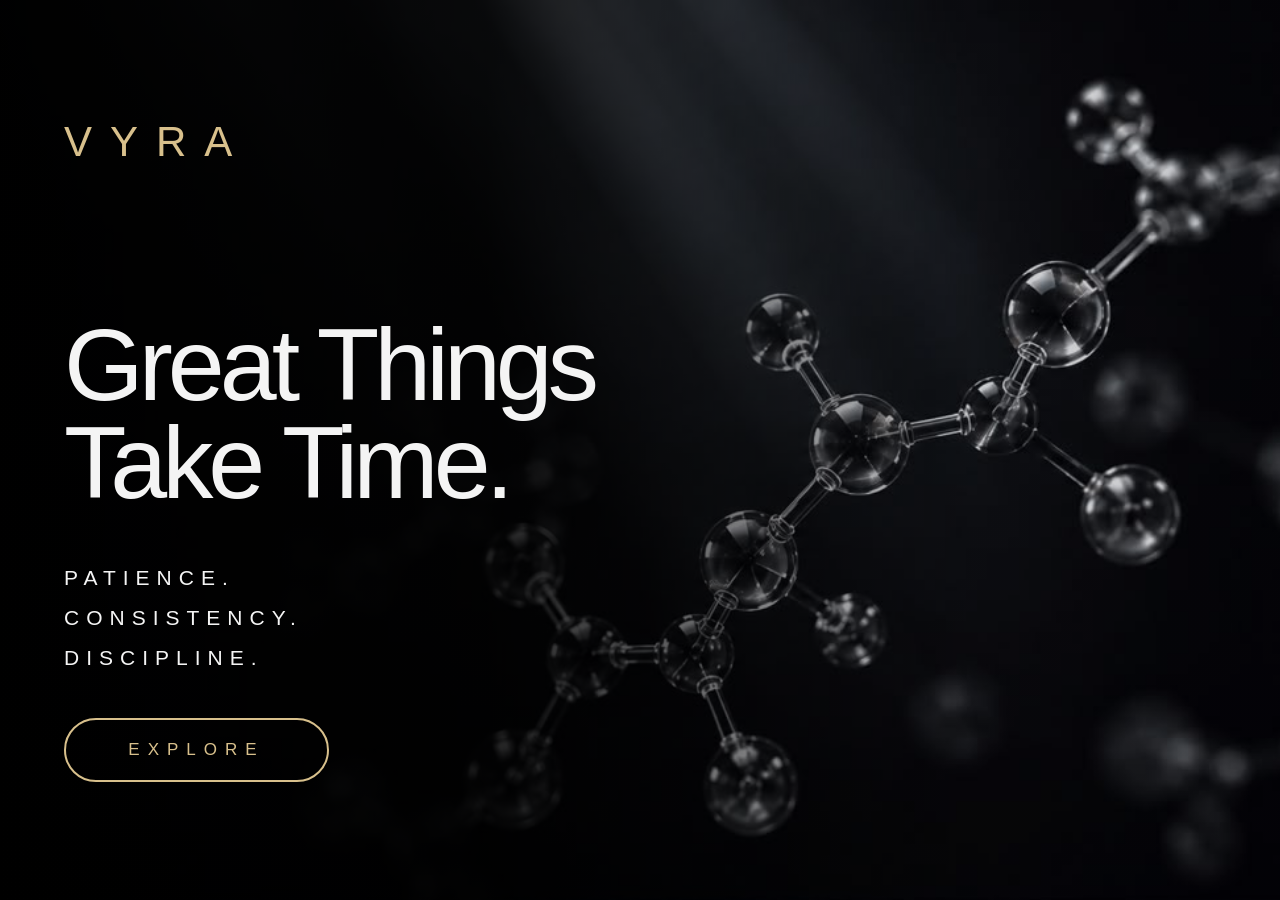
<file: index.html>
<!DOCTYPE html>
<html lang="en">

<head>
    <meta charset="UTF-8">
    <meta name="viewport" content="width=device-width, initial-scale=1.0">

    <title>VYRA</title>

    <link rel="stylesheet" href="style.css">
</head>

<body>

    <main class="hero">

        <div class="hero-content">

            <div class="logo">
                VYRA
            </div>

            <h1>
                Great Things<br>
                Take Time.
            </h1>

            <div class="values">
                <p>PATIENCE.</p>
                <p>CONSISTENCY.</p>
                <p>DISCIPLINE.</p>
            </div>

            <a href="products.html" class="explore-button">
                EXPLORE
            </a>

        </div>

    </main>

</body>

</html>
</file>
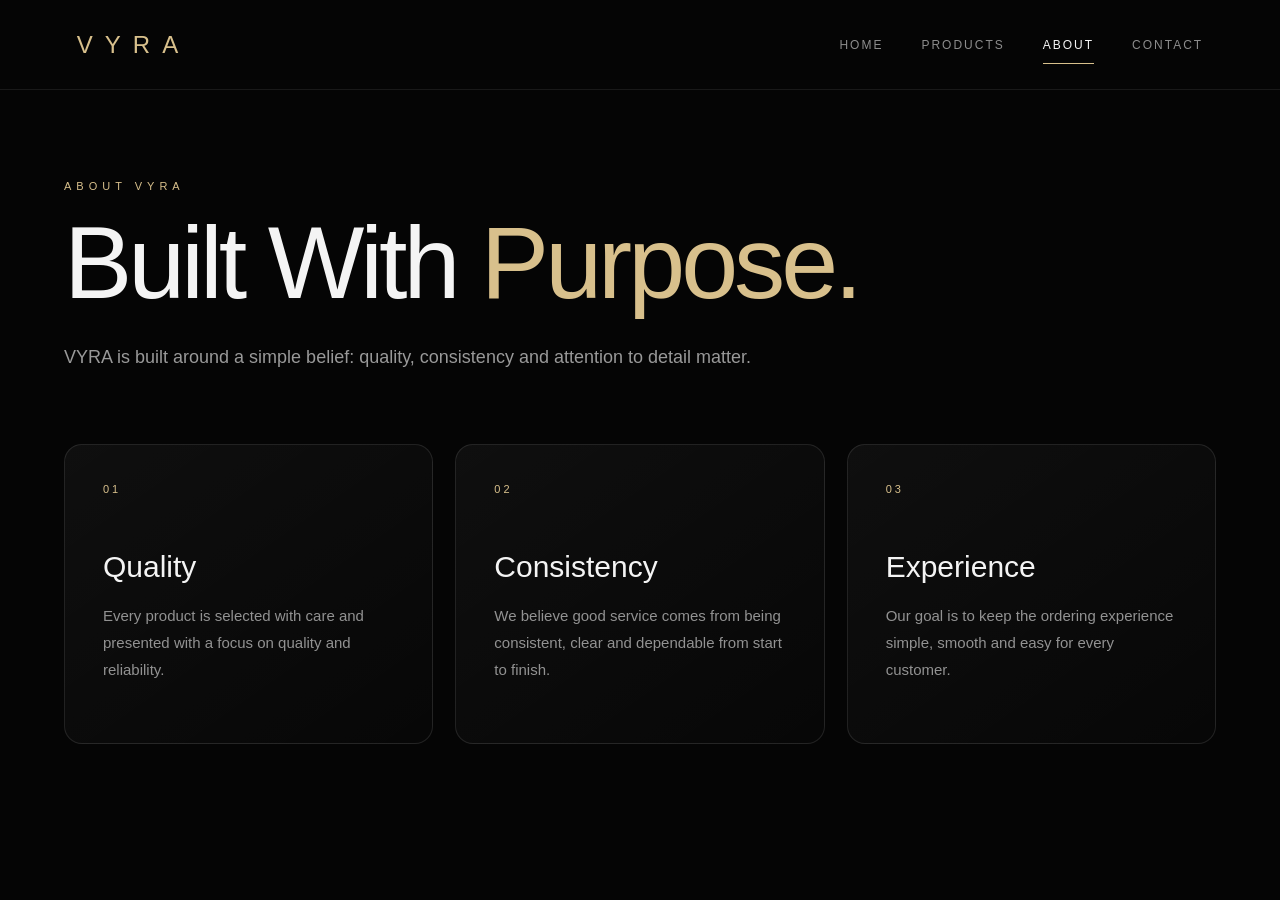
<file: about.html>
<!DOCTYPE html>
<html lang="en">

<head>
    <meta charset="UTF-8">
    <meta name="viewport" content="width=device-width, initial-scale=1.0">

    <title>About | VYRA</title>

    <link rel="stylesheet" href="style.css">
</head>

<body class="about-page">

    <nav class="products-nav">

        <a href="index.html" class="products-logo">VYRA</a>

        <div class="nav-links">
            <a href="index.html">Home</a>
            <a href="products.html">Products</a>
            <a href="about.html" class="active">About</a>
            <a href="contact.html">Contact</a>
        </div>

    </nav>

    <main class="about-section">

        <div class="about-intro">

            <p class="page-label">ABOUT VYRA</p>

            <h1>
                Built With
                <span>Purpose.</span>
            </h1>

            <p class="about-lead">
                VYRA is built around a simple belief:
                quality, consistency and attention to detail matter.
            </p>

        </div>

        <div class="about-grid">

            <div class="about-card">
                <span class="about-number">01</span>

                <h2>Quality</h2>

                <p>
                    Every product is selected with care and presented
                    with a focus on quality and reliability.
                </p>
            </div>

            <div class="about-card">
                <span class="about-number">02</span>

                <h2>Consistency</h2>

                <p>
                    We believe good service comes from being consistent,
                    clear and dependable from start to finish.
                </p>
            </div>

            <div class="about-card">
                <span class="about-number">03</span>

                <h2>Experience</h2>

                <p>
                    Our goal is to keep the ordering experience simple,
                    smooth and easy for every customer.
                </p>
            </div>

        </div>

    </main>

</body>

</html>
</file>
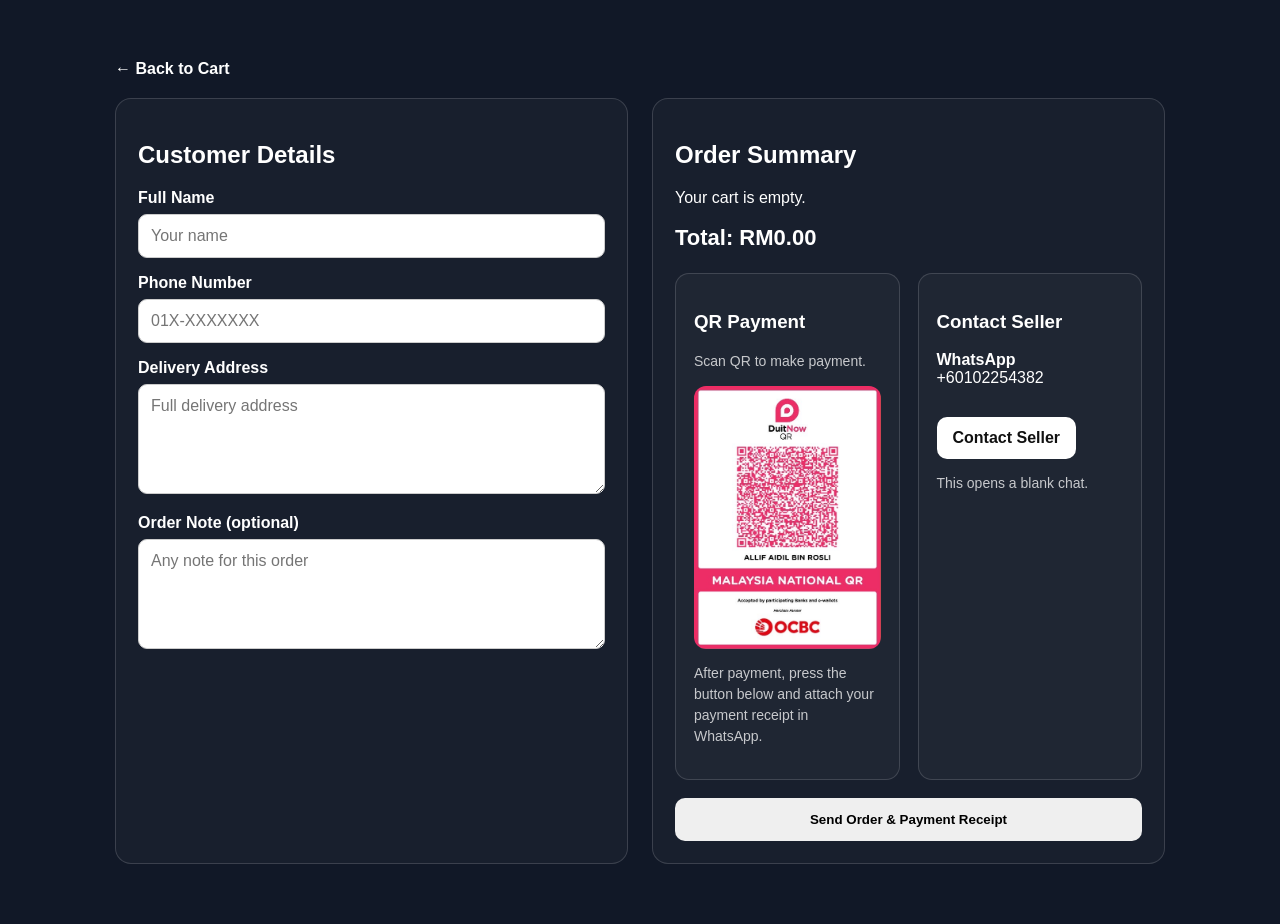
<file: checkout.html>
<!DOCTYPE html>
<html lang="en">
<head>
  <meta charset="UTF-8">
  <meta name="viewport" content="width=device-width, initial-scale=1.0">
  <title>Checkout</title>

  <style>
    body {
      margin: 0;
      font-family: Arial, sans-serif;
      background: #111827;
      color: #fff;
    }

    .wrap {
      max-width: 1050px;
      margin: 40px auto;
      padding: 20px;
    }

    .back-link {
      color: #fff;
      text-decoration: none;
      font-weight: 700;
      display: inline-block;
      margin-bottom: 20px;
    }

    .checkout-grid {
      display: grid;
      grid-template-columns: 1fr 1fr;
      gap: 24px;
    }

    .card {
      border: 1px solid rgba(255,255,255,.15);
      border-radius: 16px;
      padding: 22px;
      background: rgba(255,255,255,.03);
    }

    .field {
      margin-bottom: 16px;
    }

    label {
      display: block;
      margin-bottom: 7px;
      font-weight: 700;
    }

    input, textarea {
      width: 100%;
      box-sizing: border-box;
      padding: 12px;
      border-radius: 9px;
      border: 1px solid #ccc;
      font: inherit;
    }

    textarea {
      min-height: 110px;
      resize: vertical;
    }

    .summary-item {
      display: flex;
      justify-content: space-between;
      gap: 15px;
      padding: 11px 0;
      border-bottom: 1px solid rgba(255,255,255,.12);
    }

    .total {
      margin-top: 18px;
      font-size: 22px;
      font-weight: 800;
    }

    .payment-contact-grid {
      display: grid;
      grid-template-columns: 1fr 1fr;
      gap: 18px;
      margin-top: 22px;
    }

    .sub-card {
      border: 1px solid rgba(255,255,255,.15);
      border-radius: 14px;
      padding: 18px;
      background: rgba(255,255,255,.03);
    }

    .qr-image {
      width: 230px;
      max-width: 100%;
      height: auto;
      display: block;
      margin: 14px auto;
      border-radius: 12px;
    }

    .contact-button {
      display: inline-block;
      margin-top: 14px;
      padding: 12px 16px;
      border-radius: 10px;
      background: #fff;
      color: #111;
      text-decoration: none;
      font-weight: 800;
    }

    .confirm-btn {
      width: 100%;
      margin-top: 18px;
      padding: 14px;
      border: 0;
      border-radius: 10px;
      font-weight: 800;
      cursor: pointer;
    }

    .note {
      opacity: .75;
      font-size: 14px;
      line-height: 1.5;
    }

    @media (max-width: 800px) {
      .checkout-grid,
      .payment-contact-grid {
        grid-template-columns: 1fr;
      }
    }
  </style>
</head>

<body>
  <main class="wrap">
    <a href="products.html" class="back-link">← Back to Cart</a>

    <div class="checkout-grid">

      <section class="card">
        <h2>Customer Details</h2>

        <div class="field">
          <label for="customer-name">Full Name</label>
          <input id="customer-name" type="text" placeholder="Your name">
        </div>

        <div class="field">
          <label for="customer-phone">Phone Number</label>
          <input id="customer-phone" type="tel" placeholder="01X-XXXXXXX">
        </div>

        <div class="field">
          <label for="customer-address">Delivery Address</label>
          <textarea id="customer-address" placeholder="Full delivery address"></textarea>
        </div>

        <div class="field">
          <label for="customer-note">Order Note (optional)</label>
          <textarea id="customer-note" placeholder="Any note for this order"></textarea>
        </div>
      </section>

      <section class="card">
        <h2>Order Summary</h2>

        <div id="checkout-items"></div>

        <div class="total">
          Total: RM<span id="checkout-total">0.00</span>
        </div>

        <div class="payment-contact-grid">

          <div class="sub-card">
            <h3>QR Payment</h3>
            <p class="note">Scan QR to make payment.</p>

            <img src="[data-uri]" alt="QR Payment" class="qr-image">

            <p class="note">
              After payment, press the button below and attach your payment receipt in WhatsApp.
            </p>
          </div>

          <div class="sub-card">
            <h3>Contact Seller</h3>

            <p>
              <strong>WhatsApp</strong><br>
              +60102254382
            </p>

            <a
              class="contact-button"
              href="https://wa.me/60102254382"
              target="_blank"
              rel="noopener"
            >
              Contact Seller
            </a>

            <p class="note">This opens a blank chat.</p>
          </div>

        </div>

        <button class="confirm-btn" onclick="confirmOrder()">
          Send Order & Payment Receipt
        </button>

      </section>
    </div>
  </main>

  <script>
    // Works with either cart key so it is easier to reuse with your existing generic shop template.
    const cart =
      JSON.parse(localStorage.getItem('shopCart')) ||
      JSON.parse(localStorage.getItem('vyraCart')) ||
      [];

    function renderCheckout() {
      const box = document.getElementById('checkout-items');
      const totalBox = document.getElementById('checkout-total');

      if (cart.length === 0) {
        box.innerHTML = '<p>Your cart is empty.</p>';
        totalBox.textContent = '0.00';
        return;
      }

      let total = 0;
      let html = '';

      cart.forEach(item => {
        const price = Number(item.price) || 0;
        const qty = Number(item.qty) || 0;
        const subtotal = price * qty;
        total += subtotal;

        html += `
          <div class="summary-item">
            <div>
              <strong>${item.name}</strong><br>
              RM${price.toFixed(2)} × ${qty}
            </div>
            <div>RM${subtotal.toFixed(2)}</div>
          </div>
        `;
      });

      box.innerHTML = html;
      totalBox.textContent = total.toFixed(2);
    }

    function confirmOrder() {
      const name = document.getElementById('customer-name').value.trim();
      const phone = document.getElementById('customer-phone').value.trim();
      const address = document.getElementById('customer-address').value.trim();
      const note = document.getElementById('customer-note').value.trim();

      if (cart.length === 0) {
        alert('Cart masih kosong.');
        return;
      }

      if (!name || !phone || !address) {
        alert('Sila isi nama, nombor telefon dan alamat.');
        return;
      }

      let total = 0;
      let orderText = '';

      cart.forEach(item => {
        const price = Number(item.price) || 0;
        const qty = Number(item.qty) || 0;
        const subtotal = price * qty;
        total += subtotal;
        orderText += `${item.name} x${qty} - RM${subtotal.toFixed(2)}\n`;
      });

      const message =
`NEW ORDER

Name: ${name}
Phone: ${phone}
Address: ${address}

Order:
${orderText}
Total: RM${total.toFixed(2)}

Note: ${note || '-'}

Payment has been made. I will attach the payment receipt in this chat.`;

      const whatsappNumber = '60174676980';
      const url = `https://wa.me/${whatsappNumber}?text=${encodeURIComponent(message)}`;

      window.open(url, '_blank');
    }

    renderCheckout();
  </script>
</body>
</html>
</file>
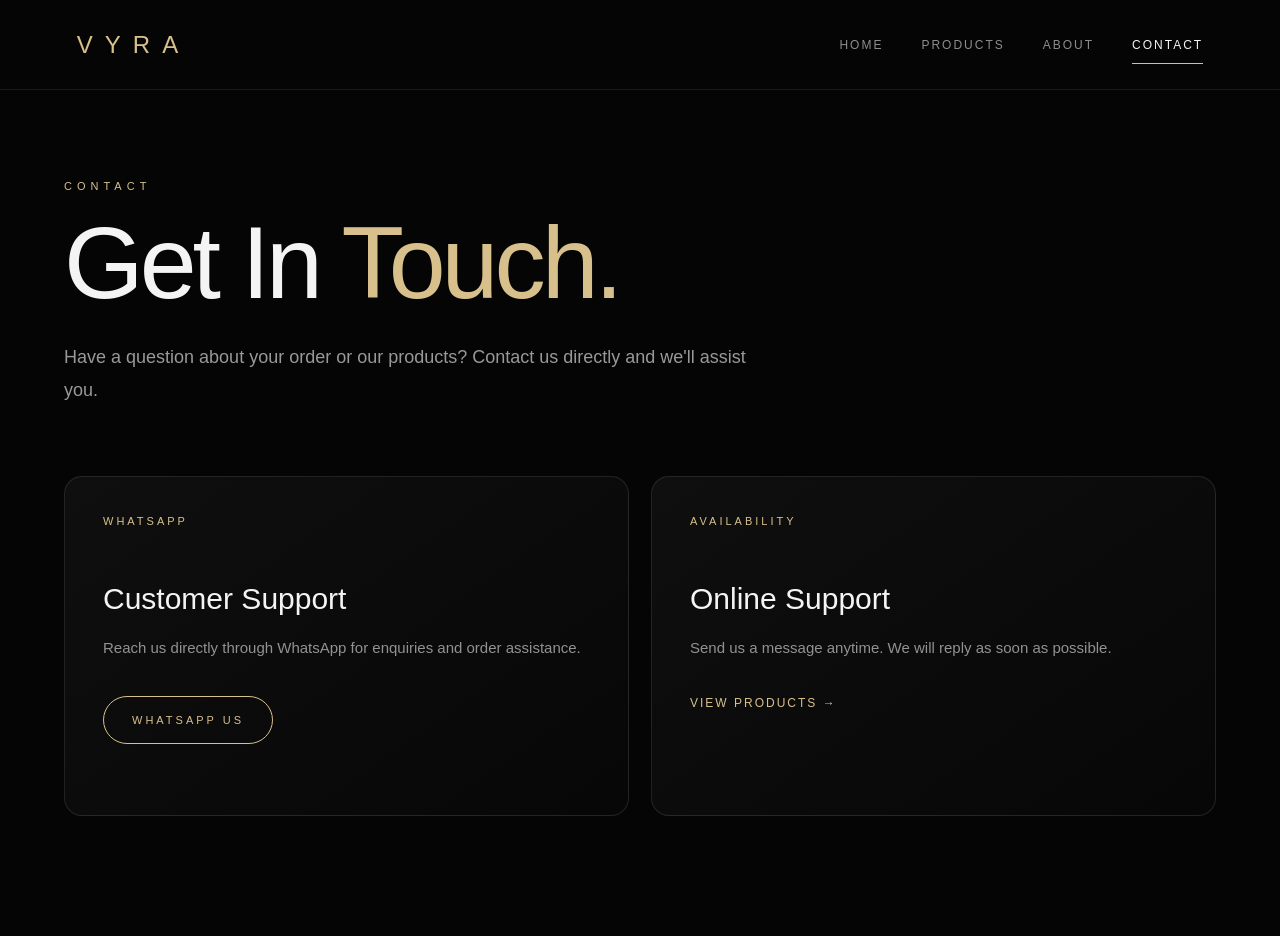
<file: contact.html>
<!DOCTYPE html>
<html lang="en">

<head>
    <meta charset="UTF-8">
    <meta name="viewport" content="width=device-width, initial-scale=1.0">

    <title>Contact | VYRA</title>

    <link rel="stylesheet" href="style.css">
</head>

<body class="contact-page">

    <nav class="products-nav">

        <a href="index.html" class="products-logo">VYRA</a>

        <div class="nav-links">
            <a href="index.html">Home</a>
            <a href="products.html">Products</a>
            <a href="about.html">About</a>
            <a href="contact.html" class="active">Contact</a>
        </div>

    </nav>

    <main class="contact-section">

        <div class="contact-heading">

            <p class="page-label">CONTACT</p>

            <h1>
                Get In
                <span>Touch.</span>
            </h1>

            <p>
                Have a question about your order or our products?
                Contact us directly and we'll assist you.
            </p>

        </div>

        <div class="contact-grid">

            <div class="contact-card">

                <p class="contact-small">WHATSAPP</p>

                <h2>Customer Support</h2>

                <p class="contact-text">
                    Reach us directly through WhatsApp for enquiries
                    and order assistance.
                </p>

                <a
                    href="https://wa.me/60102254382"
                    class="contact-button"
                    target="_blank"
                >
                    WHATSAPP US
                </a>

            </div>

            <div class="contact-card">

                <p class="contact-small">AVAILABILITY</p>

                <h2>Online Support</h2>

                <p class="contact-text">
                    Send us a message anytime. We will reply as soon
                    as possible.
                </p>

                <a href="products.html" class="contact-link">
                    VIEW PRODUCTS →
                </a>

            </div>

        </div>

    </main>

</body>

</html>
</file>
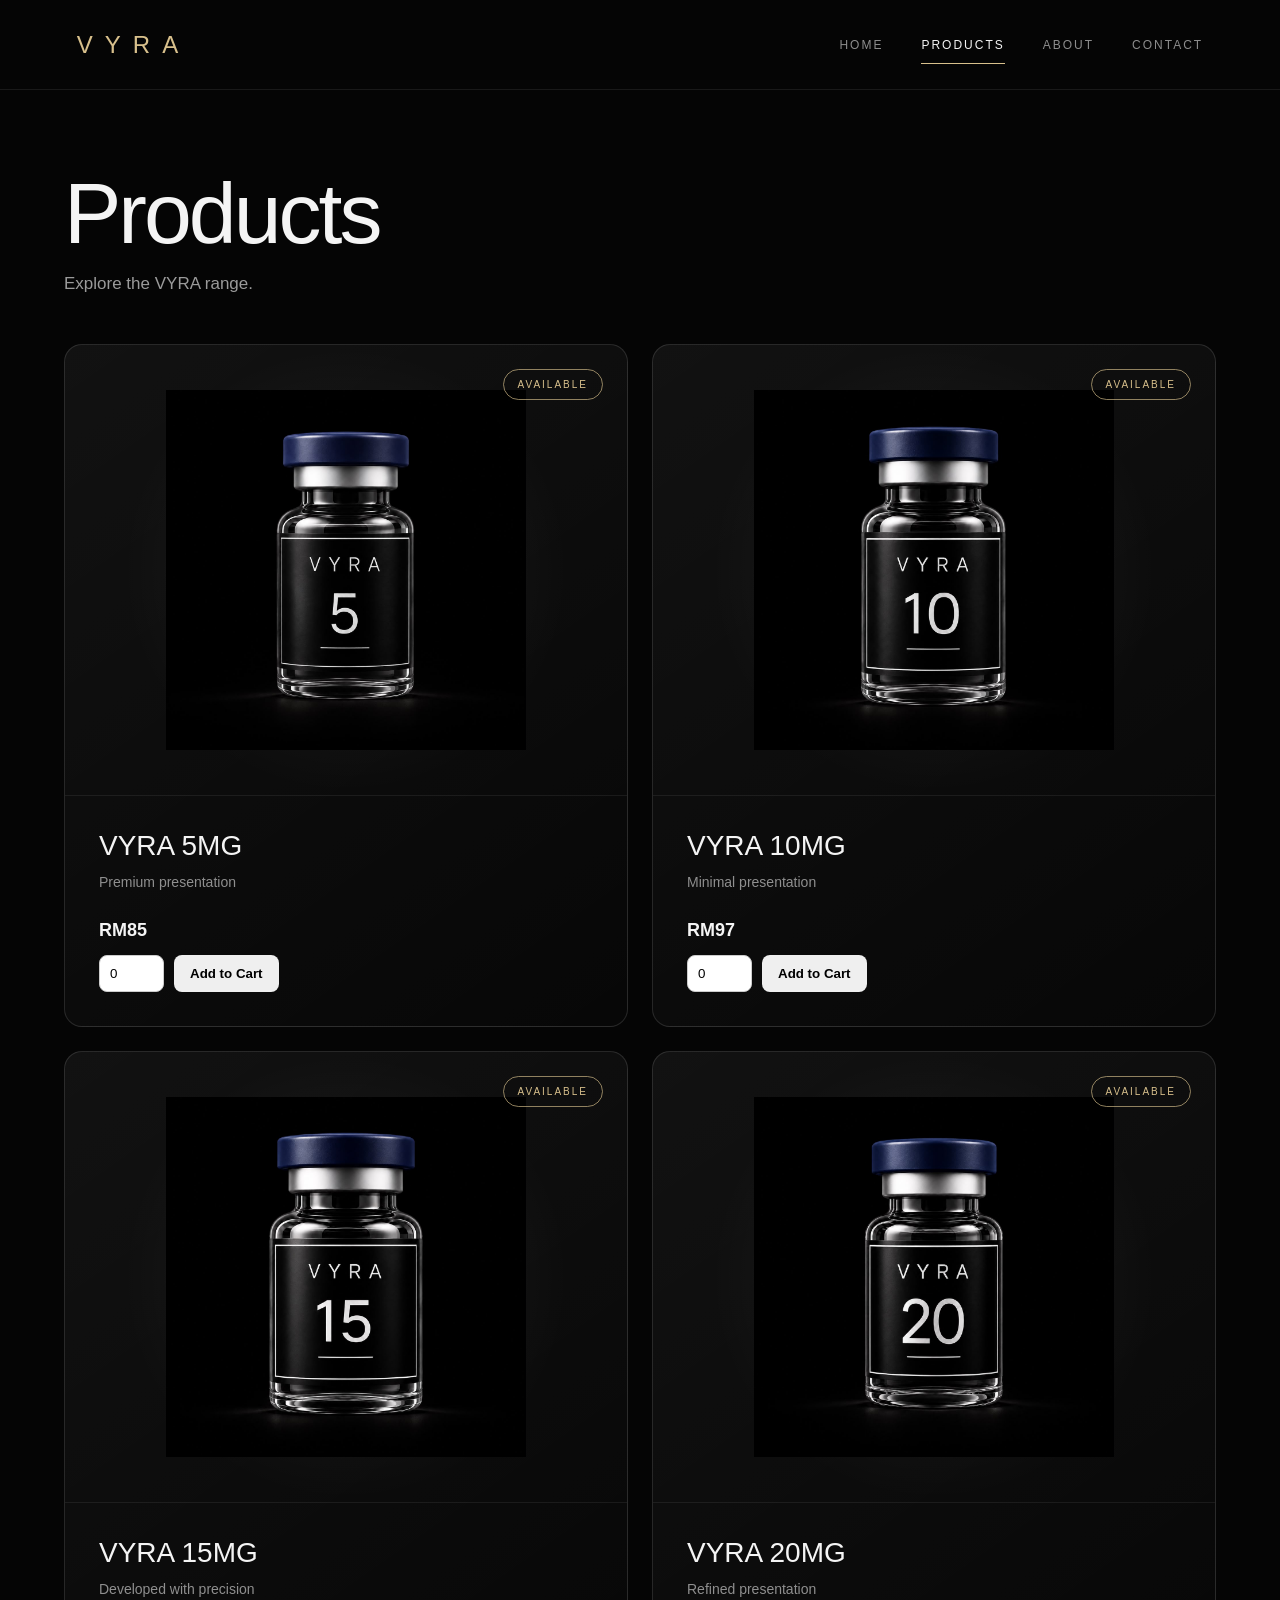
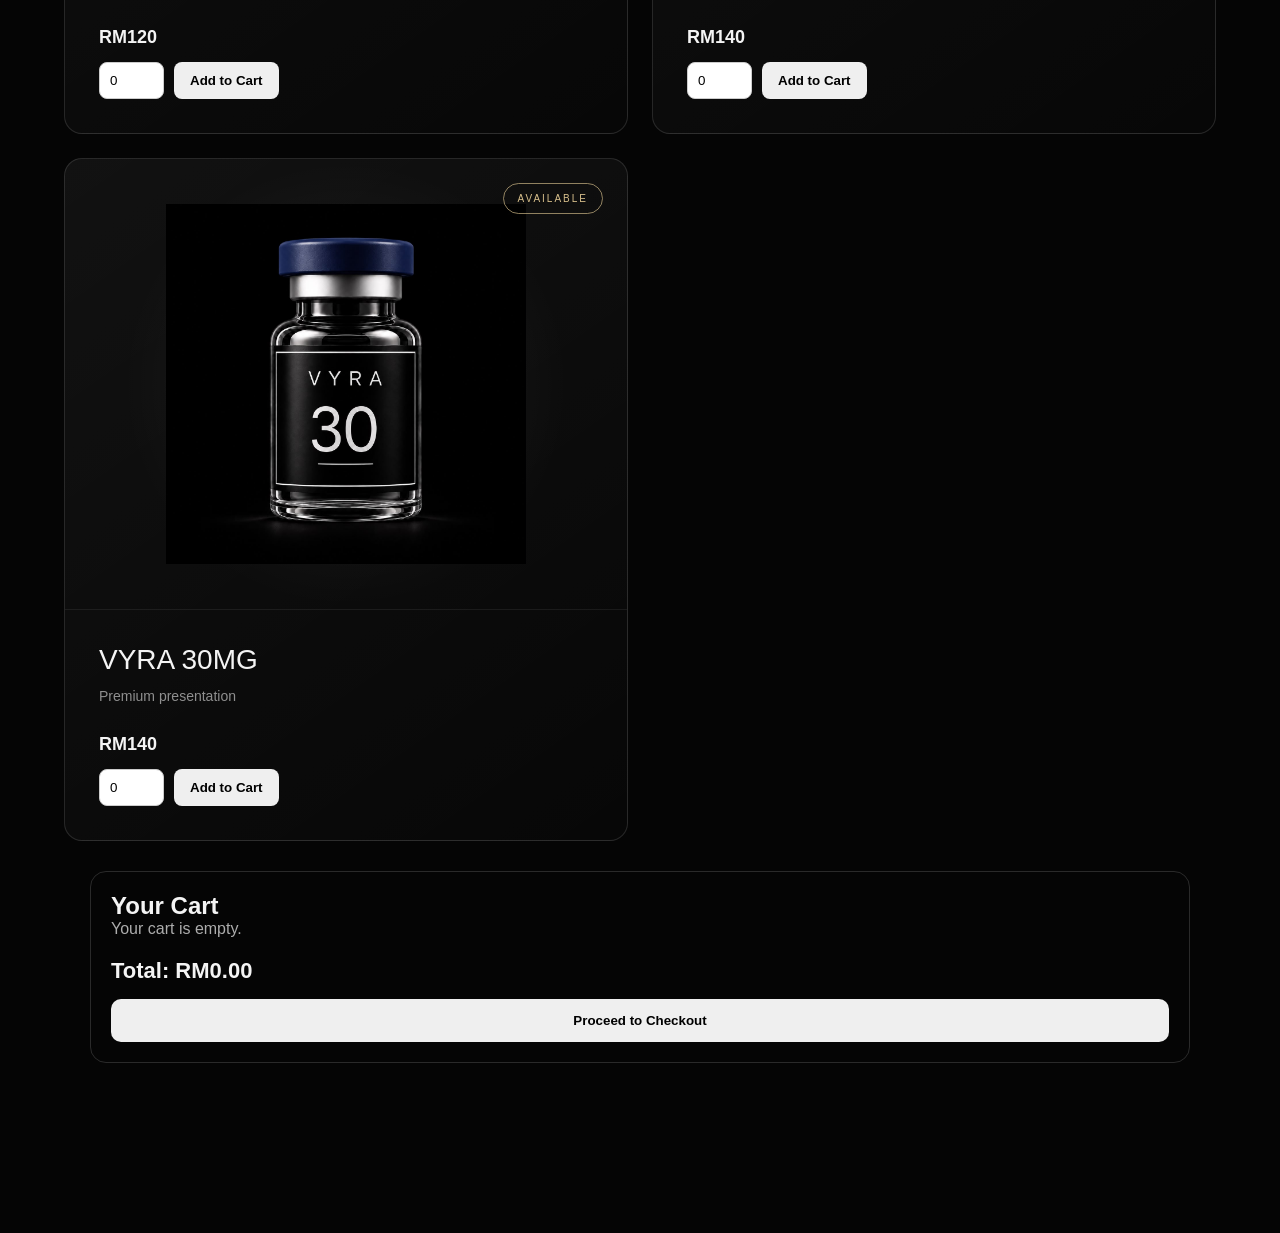
<file: products.html>
<!DOCTYPE html>
<html lang="en">

<head>
    <meta charset="UTF-8">
    <meta name="viewport" content="width=device-width, initial-scale=1.0">
    <title>VYRA Products</title>
    <link rel="stylesheet" href="style.css">

    <style>
        .product-price { margin: 10px 0; font-weight: 700; font-size: 18px; }
        .qty-row { display: flex; gap: 10px; align-items: center; margin-top: 14px; }
        .qty-row input { width: 65px; padding: 10px; border: 1px solid #ccc; border-radius: 8px; }
        .add-cart { border: 0; padding: 11px 16px; border-radius: 8px; cursor: pointer; font-weight: 700; }
        .cart-box { max-width: 1100px; margin: 30px auto 60px; padding: 20px; border: 1px solid rgba(255,255,255,0.15); border-radius: 16px; }
        .cart-item { display: flex; justify-content: space-between; gap: 16px; padding: 12px 0; border-bottom: 1px solid rgba(255,255,255,0.12); }
        .cart-actions { display: flex; gap: 8px; align-items: center; }
        .cart-actions button { padding: 6px 10px; cursor: pointer; }
        .cart-total { margin-top: 20px; font-size: 22px; font-weight: 800; }
        .checkout-btn { margin-top: 15px; width: 100%; padding: 14px; border: 0; border-radius: 10px; font-weight: 800; cursor: pointer; }
        .empty-cart { opacity: .7; }
    </style>
</head>

<body class="products-page">

    <nav class="products-nav">
        <a href="index.html" class="products-logo">VYRA</a>
        <div class="nav-links">
            <a href="index.html">Home</a>
            <a href="products.html" class="active">Products</a>
            <a href="about.html">About</a>
            <a href="contact.html">Contact</a>
        </div>
    </nav>

    <main class="catalog">

        <section class="catalog-heading">
            <h1>Products</h1>
            <p class="catalog-description">Explore the VYRA range.</p>
        </section>

        <section class="product-grid">

            <article class="product-card">
                <span class="stock-badge">AVAILABLE</span>
                <div class="product-image">
                    <img src="images/vyra-5.png" alt="VYRA 5MG" class="product-image-real">
                </div>
                <div class="product-info">
                    <h2>VYRA 5MG</h2>
                    <p class="product-detail">Premium presentation</p>
                    <p class="product-price">RM85</p>
                    <div class="qty-row">
                        <input type="number" id="qty-vyra5" value="0" min="0">
                        <button class="add-cart" onclick="addToCart('VYRA 5MG', 85, 'qty-vyra5')">Add to Cart</button>
                    </div>
                </div>
            </article>

            <article class="product-card">
                <span class="stock-badge">AVAILABLE</span>
                <div class="product-image">
                    <img src="images/vyra-10.png" alt="VYRA 10MG" class="product-image-real">
                </div>
                <div class="product-info">
                    <h2>VYRA 10MG</h2>
                    <p class="product-detail">Minimal presentation</p>
                    <p class="product-price">RM97</p>
                    <div class="qty-row">
                        <input type="number" id="qty-vyra10" value="0" min="0">
                        <button class="add-cart" onclick="addToCart('VYRA 10MG', 97, 'qty-vyra10')">Add to Cart</button>
                    </div>
                </div>
            </article>

            <article class="product-card">
                <span class="stock-badge">AVAILABLE</span>
                <div class="product-image">
                    <img src="images/vyra-15.png" alt="VYRA 15MG" class="product-image-real">
                </div>
                <div class="product-info">
                    <h2>VYRA 15MG</h2>
                    <p class="product-detail">Developed with precision</p>
                    <p class="product-price">RM120</p>
                    <div class="qty-row">
                        <input type="number" id="qty-vyra15" value="0" min="0">
                        <button class="add-cart" onclick="addToCart('VYRA 15MG', 120, 'qty-vyra15')">Add to Cart</button>
                    </div>
                </div>
            </article>

            <article class="product-card">
                <span class="stock-badge">AVAILABLE</span>
                <div class="product-image">
                    <img src="images/vyra-20.png" alt="VYRA 20MG" class="product-image-real">
                </div>
                <div class="product-info">
                    <h2>VYRA 20MG</h2>
                    <p class="product-detail">Refined presentation</p>
                    <p class="product-price">RM140</p>
                    <div class="qty-row">
                        <input type="number" id="qty-vyra20" value="0" min="0">
                        <button class="add-cart" onclick="addToCart('VYRA 20MG', 140, 'qty-vyra20')">Add to Cart</button>
                    </div>
                </div>
            </article>

            <article class="product-card">
                <span class="stock-badge">AVAILABLE</span>
                <div class="product-image">
                    <img src="images/vyra-30.png" alt="VYRA 30MG" class="product-image-real">
                </div>
                <div class="product-info">
                    <h2>VYRA 30MG</h2>
                    <p class="product-detail">Premium presentation</p>
                    <p class="product-price">RM140</p>
                    <div class="qty-row">
                        <input type="number" id="qty-vyra30" value="0" min="0">
                        <button class="add-cart" onclick="addToCart('VYRA 30MG', 140, 'qty-vyra30')">Add to Cart</button>
                    </div>
                </div>
            </article>

        </section>

        <section class="cart-box">
            <h2>Your Cart</h2>
            <div id="cart-items">
                <p class="empty-cart">Your cart is empty.</p>
            </div>

            <div class="cart-total">
                Total: RM<span id="cart-total">0.00</span>
            </div>

            <button class="checkout-btn" onclick="checkout()">
                Proceed to Checkout
            </button>
        </section>

    </main>

    <script>
        let cart = JSON.parse(localStorage.getItem('vyraCart')) || [];

        function saveCart() {
            localStorage.setItem('vyraCart', JSON.stringify(cart));
        }

        function addToCart(name, price, qtyId) {
            const qtyInput = document.getElementById(qtyId);
            const qty = Math.max(0, parseInt(qtyInput.value) || 0);

            if (qty === 0) {
                return;
            }

            const existingItem = cart.find(item => item.name === name);

            if (existingItem) {
                existingItem.qty += qty;
            } else {
                cart.push({ name, price, qty });
            }

            qtyInput.value = 0;
            saveCart();
            renderCart();
        }

        function changeQty(index, amount) {
            cart[index].qty += amount;

            if (cart[index].qty <= 0) {
                cart.splice(index, 1);
            }

            saveCart();
            renderCart();
        }

        function removeItem(index) {
            cart.splice(index, 1);
            saveCart();
            renderCart();
        }

        function renderCart() {
            const cartItems = document.getElementById('cart-items');
            const cartTotal = document.getElementById('cart-total');

            if (cart.length === 0) {
                cartItems.innerHTML = '<p class="empty-cart">Your cart is empty.</p>';
                cartTotal.textContent = '0.00';
                return;
            }

            let html = '';
            let total = 0;

            cart.forEach((item, index) => {
                const subtotal = item.price * item.qty;
                total += subtotal;

                html += `
                    <div class="cart-item">
                        <div>
                            <strong>${item.name}</strong><br>
                            RM${item.price.toFixed(2)} × ${item.qty}
                        </div>

                        <div class="cart-actions">
                            <button onclick="changeQty(${index}, -1)">−</button>
                            <span>${item.qty}</span>
                            <button onclick="changeQty(${index}, 1)">+</button>
                            <button onclick="removeItem(${index})">Remove</button>
                        </div>
                    </div>
                `;
            });

            cartItems.innerHTML = html;
            cartTotal.textContent = total.toFixed(2);
        }

        function checkout() {
            if (cart.length === 0) {
                alert('Cart masih kosong.');
                return;
            }

            window.location.href = 'checkout.html';
        }

        renderCart();
    </script>

</body>
</html>
</file>
<file: style.css>
* {
    margin: 0;
    padding: 0;
    box-sizing: border-box;
}

:root {
    --accent: #d8c08c;
    --white: #f4f4f4;
    --background: #030303;
}

body {
    min-height: 100vh;
    background: var(--background);
    color: var(--white);
    font-family: Arial, Helvetica, sans-serif;
}

/* =========================
   HOME PAGE
========================= */

.hero {
    width: 100%;
    min-height: 100vh;

    background-image:
        linear-gradient(
            90deg,
            rgba(0, 0, 0, 0.98) 0%,
            rgba(0, 0, 0, 0.88) 38%,
            rgba(0, 0, 0, 0.18) 76%
        ),
        url("images/wallpaper.jpeg");

    background-size: cover;
    background-position: center;
    background-repeat: no-repeat;

    display: flex;
    align-items: center;

    padding: 55px 5%;
}

.hero-content {
    width: 100%;
    max-width: 700px;
}

.logo {
    margin-bottom: 150px;

    color: var(--accent);

    font-size: 42px;
    font-weight: 400;
    letter-spacing: 18px;
}

h1 {
    margin-bottom: 55px;

    color: var(--white);

    font-size: clamp(70px, 8vw, 125px);
    font-weight: 400;
    line-height: 0.95;
    letter-spacing: -5px;
}

.values {
    margin-bottom: 48px;
}

.values p {
    margin-bottom: 16px;

    color: var(--white);

    font-size: 21px;
    font-weight: 400;
    letter-spacing: 7px;
}

.explore-button {
    display: inline-block;

    min-width: 265px;
    padding: 20px 45px;

    border: 2px solid var(--accent);
    border-radius: 999px;

    color: var(--accent);
    text-align: center;
    text-decoration: none;

    font-size: 17px;
    font-weight: 500;
    letter-spacing: 8px;

    transition:
        background 0.3s ease,
        color 0.3s ease,
        transform 0.3s ease;
}

.explore-button:hover {
    background: var(--accent);
    color: #080808;
    transform: translateY(-3px);
}

/* HOME - TABLET */

@media (max-width: 900px) {

    .hero {
        padding: 40px 7%;
        background-position: 65% center;
    }

    .logo {
        margin-bottom: 105px;

        font-size: 30px;
        letter-spacing: 13px;
    }

    h1 {
        font-size: clamp(58px, 11vw, 88px);
        letter-spacing: -3px;
    }

    .values p {
        font-size: 17px;
        letter-spacing: 5px;
    }
}

/* HOME - PHONE */

@media (max-width: 600px) {

    .hero {
        align-items: flex-end;

        padding: 35px 7% 65px;

        background-position: 70% center;
    }

    .hero-content {
        max-width: 100%;
    }

    .logo {
        margin-bottom: 85px;

        font-size: 24px;
        letter-spacing: 10px;
    }

    h1 {
        margin-bottom: 35px;

        font-size: 54px;
        line-height: 1;
        letter-spacing: -2px;
    }

    .values {
        margin-bottom: 35px;
    }

    .values p {
        margin-bottom: 12px;

        font-size: 14px;
        letter-spacing: 4px;
    }

    .explore-button {
        min-width: 210px;

        padding: 17px 30px;

        font-size: 14px;
        letter-spacing: 6px;
    }
}


/* =========================
   PRODUCTS PAGE
========================= */

.products-page {
    min-height: 100vh;
    background: #050505;
    color: #f4f4f4;
}

.products-nav {
    width: 100%;
    min-height: 90px;
    padding: 0 6%;

    display: flex;
    align-items: center;
    justify-content: space-between;

    border-bottom: 1px solid rgba(255, 255, 255, 0.08);
}

.products-logo {
    color: #d8c08c;
    text-decoration: none;

    font-size: 24px;
    font-weight: 400;
    letter-spacing: 12px;
}

.nav-links {
    display: flex;
    align-items: center;
    gap: 38px;
}

.nav-links a {
    position: relative;

    color: #8d8d8d;
    text-decoration: none;

    font-size: 12px;
    letter-spacing: 2px;
    text-transform: uppercase;

    transition: 0.3s;
}

.nav-links a:hover,
.nav-links a.active {
    color: #f4f4f4;
}

.nav-links a.active::after {
    content: "";

    position: absolute;
    left: 0;
    bottom: -12px;

    width: 100%;
    height: 1px;

    background: #d8c08c;
}

.catalog {
    width: min(1400px, 90%);
    margin: 0 auto;
    padding: 80px 0 110px;
}

.catalog-heading {
    margin-bottom: 50px;
}

.catalog-heading h1 {
    margin: 0 0 18px;

    color: #f4f4f4;

    font-size: clamp(50px, 7vw, 86px);
    font-weight: 400;
    line-height: 1;
    letter-spacing: -3px;
}

.catalog-description {
    color: #9b9b9b;
    font-size: 17px;
}

.product-grid {
    display: grid;
    grid-template-columns: repeat(2, minmax(0, 1fr));
    gap: 24px;
}

.product-card {
    position: relative;
    overflow: hidden;

    min-height: 620px;

    border: 1px solid rgba(255, 255, 255, 0.12);
    border-radius: 18px;

    background:
        linear-gradient(
            145deg,
            rgba(255, 255, 255, 0.055),
            rgba(255, 255, 255, 0.012)
        );

    transition:
        transform 0.35s ease,
        border-color 0.35s ease,
        box-shadow 0.35s ease;
}

.product-card:hover {
    transform: translateY(-7px);

    border-color: rgba(216, 192, 140, 0.55);

    box-shadow:
        0 28px 70px rgba(0, 0, 0, 0.45);
}

.stock-badge {
    position: absolute;
    z-index: 2;
    top: 24px;
    right: 24px;

    padding: 9px 14px;

    border: 1px solid rgba(216, 192, 140, 0.65);
    border-radius: 999px;

    color: #d8c08c;

    font-size: 10px;
    letter-spacing: 2px;
}

.product-image {
    height: 450px;

    display: flex;
    align-items: center;
    justify-content: center;

    background:
        radial-gradient(
            circle,
            rgba(255, 255, 255, 0.08),
            transparent 62%
        );
}

.product-image-real {
    width: 360px;
    max-width: 100%;
    height: auto;

    display: block;
    margin: auto;

    transition: 0.35s;
}

.product-card:hover .product-image-real {
    transform: scale(1.05);
}

.product-info {
    padding: 34px;

    border-top: 1px solid rgba(255, 255, 255, 0.07);
}

.product-info h2 {
    margin: 0 0 12px;

    color: #f4f4f4;

    font-size: 28px;
    font-weight: 400;
}

.product-detail {
    margin-bottom: 30px;

    color: #8f8f8f;

    font-size: 14px;
}

.view-product {
    display: inline-block;

    color: #d8c08c;
    text-decoration: none;

    font-size: 12px;
    letter-spacing: 2px;
    text-transform: uppercase;

    transition: 0.3s;
}

.view-product:hover {
    color: #ffffff;
    transform: translateX(5px);
}

/* PRODUCTS - TABLET */

@media (max-width: 900px) {

    .products-nav {
        padding: 0 5%;
    }

    .nav-links {
        display: flex;
    }

    .catalog {
        width: 90%;
        padding-top: 60px;
    }

    .product-grid {
        grid-template-columns: 1fr;
    }
}

/* PRODUCTS - PHONE */

@media (max-width: 600px) {

    .products-logo {
        font-size: 19px;
        letter-spacing: 8px;
    }

    .catalog-heading h1 {
        font-size: 48px;
        letter-spacing: -2px;
    }

    .product-card {
        min-height: auto;
    }

    .product-image {
        height: 330px;
    }

    .image-placeholder {
        width: 145px;
        height: 205px;
    }

    .product-info {
        padding: 26px;
    }

    .product-info h2 {
        font-size: 24px;
    }
}

/* =========================
   ABOUT + CONTACT PAGE
========================= */

.about-page,
.contact-page {
    min-height: 100vh;
    background: #050505;
    color: #f4f4f4;
}

.about-section,
.contact-section {
    width: min(1250px, 90%);
    margin: 0 auto;
    padding: 90px 0 120px;
}

.page-label {
    margin-bottom: 22px;

    color: #d8c08c;

    font-size: 11px;
    letter-spacing: 5px;
    text-transform: uppercase;
}

.about-intro,
.contact-heading {
    max-width: 850px;
    margin-bottom: 70px;
}

.about-intro h1,
.contact-heading h1 {
    margin: 0 0 30px;

    color: #f4f4f4;

    font-size: clamp(58px, 8vw, 105px);
    font-weight: 400;
    line-height: 0.95;
    letter-spacing: -4px;
}

.about-intro h1 span,
.contact-heading h1 span {
    color: #d8c08c;
}

.about-lead,
.contact-heading > p:last-child {
    max-width: 700px;

    color: #999999;

    font-size: 18px;
    line-height: 1.8;
}

.about-grid,
.contact-grid {
    display: grid;
    grid-template-columns: repeat(3, minmax(0, 1fr));
    gap: 22px;
}

.about-card,
.contact-card {
    min-height: 300px;
    padding: 38px;

    border: 1px solid rgba(255, 255, 255, 0.1);
    border-radius: 18px;

    background:
        linear-gradient(
            145deg,
            rgba(255, 255, 255, 0.045),
            rgba(255, 255, 255, 0.012)
        );
}

.about-number,
.contact-small {
    display: block;
    margin-bottom: 55px;

    color: #d8c08c;

    font-size: 11px;
    letter-spacing: 3px;
}

.about-card h2,
.contact-card h2 {
    margin-bottom: 18px;

    color: #f4f4f4;

    font-size: 30px;
    font-weight: 400;
}

.about-card p,
.contact-text {
    color: #929292;

    font-size: 15px;
    line-height: 1.8;
}

.contact-grid {
    grid-template-columns: repeat(2, minmax(0, 1fr));
}

.contact-card {
    min-height: 340px;
}

.contact-button {
    display: inline-block;

    margin-top: 35px;
    padding: 17px 28px;

    border: 1px solid #d8c08c;
    border-radius: 999px;

    color: #d8c08c;

    text-decoration: none;

    font-size: 11px;
    letter-spacing: 3px;

    transition: 0.3s;
}

.contact-button:hover {
    background: #d8c08c;
    color: #050505;
}

.contact-link {
    display: inline-block;

    margin-top: 35px;

    color: #d8c08c;

    text-decoration: none;

    font-size: 12px;
    letter-spacing: 2px;

    transition: 0.3s;
}

.contact-link:hover {
    color: #ffffff;
}

@media (max-width: 900px) {

    .about-section,
    .contact-section {
        padding-top: 65px;
    }

    .about-grid {
        grid-template-columns: 1fr;
    }

    .contact-grid {
        grid-template-columns: 1fr;
    }

}

@media (max-width: 600px) {

    .about-section,
    .contact-section {
        width: 88%;
        padding: 55px 0 90px;
    }

    .about-intro,
    .contact-heading {
        margin-bottom: 45px;
    }

    .about-intro h1,
    .contact-heading h1 {
        font-size: 52px;
        letter-spacing: -2px;
    }

    .about-lead,
    .contact-heading > p:last-child {
        font-size: 15px;
    }

    .about-card,
    .contact-card {
        min-height: auto;
        padding: 28px;
    }

    .about-number,
    .contact-small {
        margin-bottom: 35px;
    }

    .about-card h2,
    .contact-card h2 {
        font-size: 26px;
    }

}


/* MOBILE NAVIGATION FIX */
@media (max-width: 900px) {
    .products-nav {
        display: flex;
        align-items: center;
        justify-content: space-between;
        gap: 15px;
    }

    .nav-links {
        display: flex !important;
        align-items: center;
        justify-content: flex-end;
        gap: 12px;
        flex-wrap: wrap;
    }

    .nav-links a {
        display: inline-block;
        font-size: 9px;
        letter-spacing: 1px;
        white-space: nowrap;
    }
}
</file>
